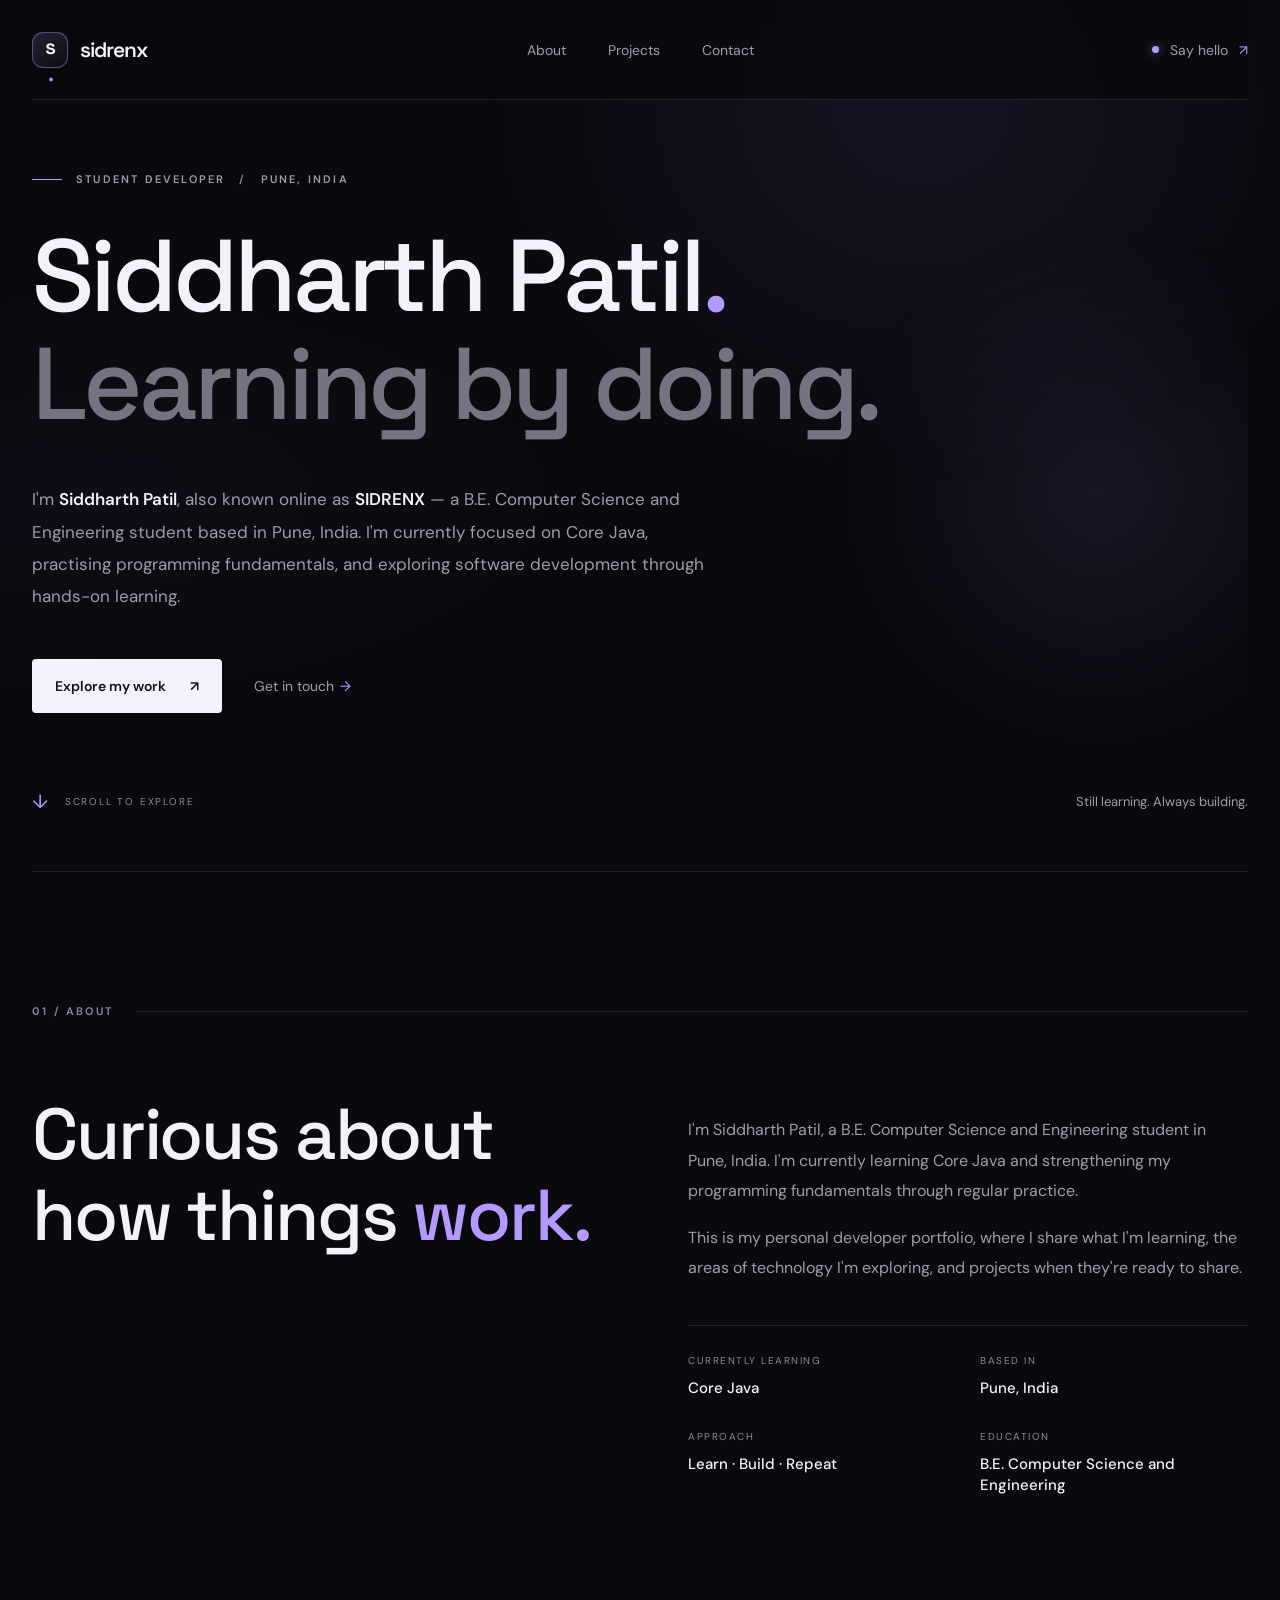
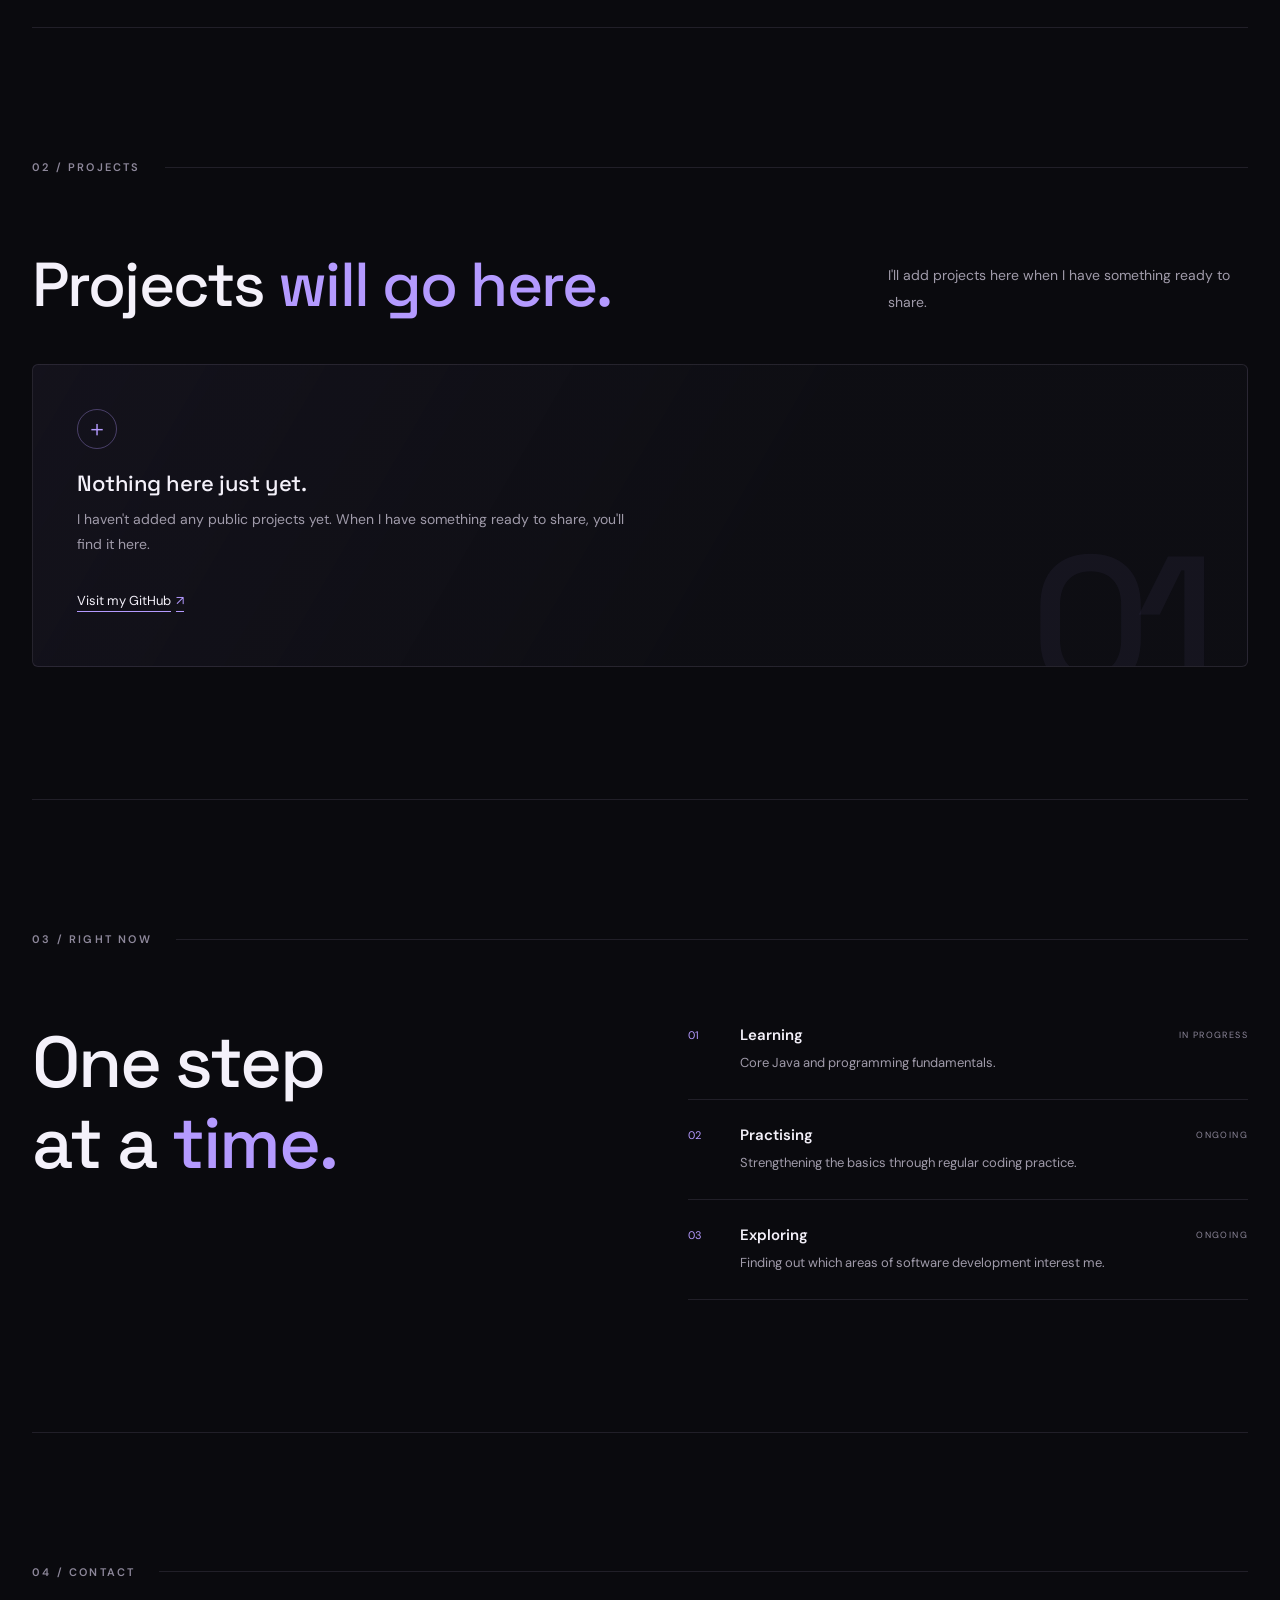
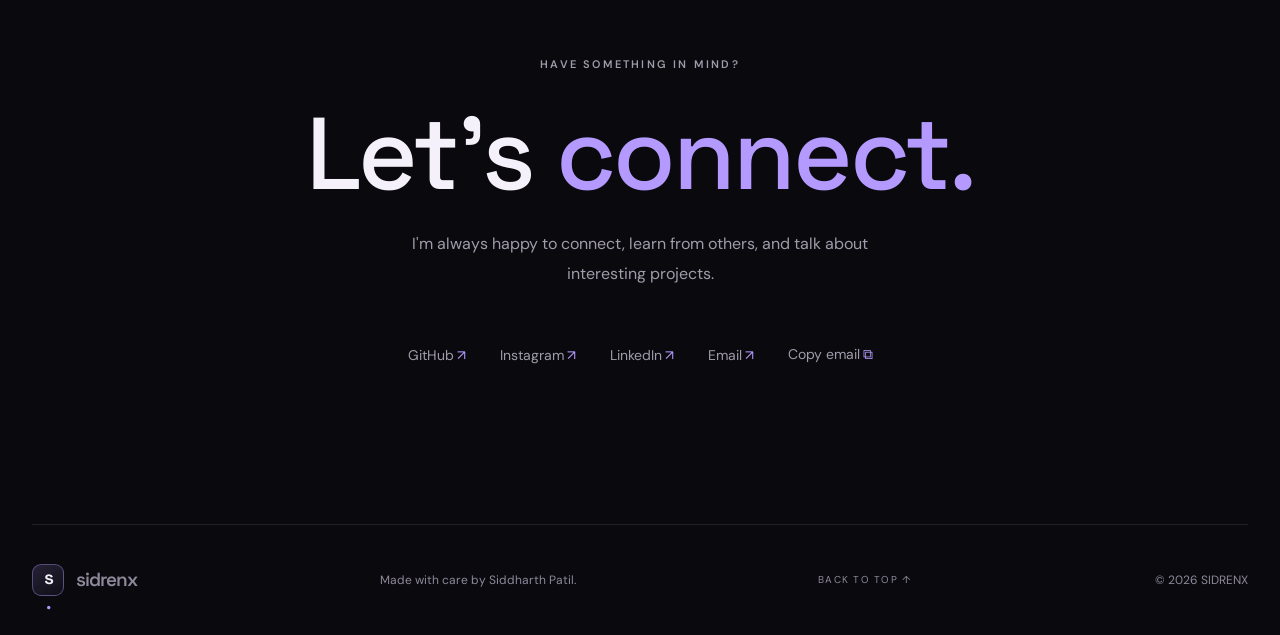
<file: index.html>
<!DOCTYPE html>
<html lang="en">
<head>
  <meta charset="UTF-8">
  <meta name="viewport" content="width=device-width, initial-scale=1.0">
  <meta name="theme-color" content="#0a0a0e">

  <!-- SEO & link preview metadata -->
  <title>Siddharth Patil | SIDRENX — Student Developer in Pune</title>
  <meta name="description" content="Official portfolio of Siddharth Patil, also known as SIDRENX. B.E. Computer Science and Engineering student in Pune, India, learning Core Java and software development.">
  <meta name="author" content="Siddharth Patil">
  <meta name="robots" content="index, follow, max-image-preview:large">
  <link rel="canonical" href="https://sidrenx.github.io/">
  <meta property="og:type" content="profile">
  <meta property="og:site_name" content="SIDRENX">
  <meta property="og:locale" content="en_IN">
  <meta property="og:url" content="https://sidrenx.github.io/">
  <meta property="og:title" content="Siddharth Patil | SIDRENX — Student Developer in Pune">
  <meta property="og:description" content="Official portfolio of Siddharth Patil, also known as SIDRENX. B.E. Computer Science and Engineering student in Pune, India, learning Core Java and software development.">
  <meta name="twitter:card" content="summary">
  <meta name="twitter:title" content="Siddharth Patil | SIDRENX — Student Developer in Pune">
  <meta name="twitter:description" content="Official portfolio of Siddharth Patil, also known as SIDRENX. B.E. Computer Science and Engineering student in Pune, India, learning Core Java and software development.">

  <!-- Fonts & assets -->
  <link rel="preconnect" href="https://fonts.googleapis.com">
  <link rel="preconnect" href="https://fonts.gstatic.com" crossorigin>
  <link href="https://fonts.googleapis.com/css2?family=DM+Sans:wght@400;500;600;700&family=Space+Grotesk:wght@400;500;600;700&display=swap" rel="stylesheet">

  <!-- Structured data: identifies the person this portfolio is about. -->
  <script type="application/ld+json">
  {
    "@context": "https://schema.org",
    "@type": "ProfilePage",
    "name": "Siddharth Patil | SIDRENX — Student Developer in Pune",
    "url": "https://sidrenx.github.io/",
    "dateModified": "2026-11-22",
    "mainEntity": {
      "@type": "Person",
      "@id": "https://sidrenx.github.io/#siddharth-patil",
      "name": "Siddharth Patil",
      "givenName": "Siddharth",
      "familyName": "Patil",
      "alternateName": "SIDRENX",
      "description": "B.E. Computer Science and Engineering student based in Pune, India, learning Core Java and software development.",
      "url": "https://sidrenx.github.io/",
      "sameAs": [
        "https://github.com/sidrenx",
        "https://www.linkedin.com/in/siddharth-patil-tech/",
        "https://www.instagram.com/siddharth_2811_/"
      ]
    }
  }
  </script>

  <link rel="icon" type="image/svg+xml" href="favicon.svg">
  <link rel="stylesheet" href="style.css">
  <script src="script.js" defer></script>
</head>
<body>
  <!-- Keyboard skip link + UI overlays -->
  <a class="skip-link" href="#main-content">Skip to main content</a>
  <div class="reading-progress" aria-hidden="true"><span id="reading-progress-bar"></span></div>
  <div class="custom-cursor" id="custom-cursor" aria-hidden="true"></div>
  <div class="site-toast" id="site-toast" role="status" aria-live="polite"></div>

  <div class="site-shell">
    <!-- Sticky top navigation -->
    <header class="topbar">
      <a class="wordmark" href="#home" aria-label="Sidrenx home">
        <span class="wordmark-mark">s<span>.</span></span>
        <span class="wordmark-name">sidrenx</span>
      </a>
      <nav class="nav" aria-label="Main navigation">
        <a href="#about">About</a>
        <a href="#work">Projects</a>
        <a href="#contact">Contact</a>
      </nav>
      <a class="availability" href="#contact">
        <span class="availability-dot"></span> Say hello <span aria-hidden="true">↗</span>
      </a>
    </header>

    <main id="main-content">
      <!-- Hero section -->
      <section class="hero section" id="home">
        <div class="eyebrow reveal">
          <span class="eyebrow-line"></span> STUDENT DEVELOPER <span class="eyebrow-separator">/</span> PUNE, INDIA
        </div>
        <h1 class="reveal">Siddharth Patil<span class="hero-period">.</span><br><span class="muted">Learning by doing.</span></h1>
        <p class="hero-copy reveal">
          I'm <strong>Siddharth Patil</strong>, also known online as <strong>SIDRENX</strong> — a B.E. Computer Science and Engineering student based in Pune, India. I'm currently focused on Core Java, practising programming fundamentals, and exploring software development through hands-on learning.
        </p>
        <div class="hero-actions reveal">
          <a class="button button-primary" href="#work">Explore my work <span aria-hidden="true">↗</span></a>
          <a class="text-link" href="#contact">Get in touch <span aria-hidden="true">→</span></a>
        </div>
        <div class="hero-bottom reveal">
          <a class="scroll-cue" href="#about"><span class="scroll-mark" aria-hidden="true">↓</span><span>SCROLL TO EXPLORE</span></a>
          <span class="hero-note">Still learning. Always building.</span>
        </div>
      </section>

      <!-- About section: edit bio text and the 4 quick facts below -->
      <section class="section about-section" id="about">
        <div class="section-heading reveal"><span>01 / ABOUT</span><span class="heading-rule"></span></div>
        <div class="about-grid">
          <h2 class="reveal">Curious about<br>how things <span class="accent">work.</span></h2>
          <div class="about-content reveal">
            <p>I'm Siddharth Patil, a B.E. Computer Science and Engineering student in Pune, India. I'm currently learning Core Java and strengthening my programming fundamentals through regular practice.</p>
            <p>This is my personal developer portfolio, where I share what I'm learning, the areas of technology I'm exploring, and projects when they're ready to share.</p>
            <div class="facts">
              <div><span class="fact-label">CURRENTLY LEARNING</span><strong>Core Java</strong></div>
              <div><span class="fact-label">BASED IN</span><strong>Pune, India</strong></div>
              <div><span class="fact-label">APPROACH</span><strong>Learn · Build · Repeat</strong></div>
              <div><span class="fact-label">EDUCATION</span><strong>B.E. Computer Science and Engineering</strong></div>
            </div>
          </div>
        </div>
      </section>

      <!-- Projects section: replace .empty-projects with the commented .project-grid when ready -->
      <section class="section work-section" id="work">
        <div class="section-heading reveal"><span>02 / PROJECTS</span><span class="heading-rule"></span></div>
        <div class="work-intro reveal">
          <h2>Projects <span class="accent">will go here.</span></h2>
          <p>I'll add projects here when I have something ready to share.</p>
        </div>
        <div class="empty-projects reveal">
          <span class="empty-mark" aria-hidden="true">＋</span>
          <h3>Nothing here just yet.</h3>
          <p>I haven't added any public projects yet. When I have something ready to share, you'll find it here.</p>
          <a href="https://github.com/sidrenx" target="_blank" rel="noreferrer">Visit my GitHub <span aria-hidden="true">↗</span></a>
        </div>
        <!--
        <div class="project-grid reveal">
          <article class="project-card">
            <div class="project-top">
              <span class="project-index">01</span>
              <a href="https://github.com/sidrenx/your-repo" target="_blank" rel="noreferrer">GitHub <span aria-hidden="true">↗</span></a>
            </div>
            <h3>Project Name</h3>
            <p>Short 1–2 line summary of what it does and what problem it solves.</p>
            <ul class="project-tags" aria-label="Technologies used">
              <li>Java</li>
              <li>Linux</li>
            </ul>
          </article>
        </div>
        -->
      </section>

      <!-- Current focus / status list -->
      <section class="section now-section" id="now">
        <div class="section-heading reveal"><span>03 / RIGHT NOW</span><span class="heading-rule"></span></div>
        <div class="now-grid">
          <h2 class="reveal">One step<br>at a <span class="accent">time.</span></h2>
          <div class="now-content reveal">
            <div class="now-item"><span class="now-index">01</span><div><strong>Learning</strong><p>Core Java and programming fundamentals.</p></div><span class="now-status">IN PROGRESS</span></div>
            <div class="now-item"><span class="now-index">02</span><div><strong>Practising</strong><p>Strengthening the basics through regular coding practice.</p></div><span class="now-status">ONGOING</span></div>
            <div class="now-item"><span class="now-index">03</span><div><strong>Exploring</strong><p>Finding out which areas of software development interest me.</p></div><span class="now-status">ONGOING</span></div>
          </div>
        </div>
      </section>

      <!-- Contact links & copy-email button -->
      <section class="section contact-section" id="contact">
        <div class="section-heading reveal"><span>04 / CONTACT</span><span class="heading-rule"></span></div>
        <div class="contact-content reveal">
          <p class="eyebrow">HAVE SOMETHING IN MIND?</p>
          <h2>Let's <span class="accent">connect.</span></h2>
          <p class="contact-copy">I'm always happy to connect, learn from others, and talk about interesting projects.</p>
          <div class="social-links">
            <a href="https://github.com/sidrenx" target="_blank" rel="noreferrer">GitHub <span aria-hidden="true">↗</span></a>
            <a href="https://www.instagram.com/siddharth_2811_/" target="_blank" rel="noreferrer">Instagram <span aria-hidden="true">↗</span></a>
            <a href="https://www.linkedin.com/in/siddharth-patil-tech/" target="_blank" rel="noreferrer">LinkedIn <span aria-hidden="true">↗</span></a>
            <a href="mailto:spatil28c@gmail.com">Email <span aria-hidden="true">↗</span></a>
            <button class="copy-email" type="button" data-copy-email="spatil28c@gmail.com">Copy email <span aria-hidden="true">⧉</span></button>
          </div>
        </div>
      </section>
    </main>

    <!-- Footer -->
    <footer class="footer">
      <a class="wordmark" href="#home" aria-label="Sidrenx home">
        <span class="wordmark-mark">s<span>.</span></span>
        <span class="wordmark-name">sidrenx</span>
      </a>
      <span>Made with care by Siddharth Patil.</span>
      <a href="#home" class="back-top">BACK TO TOP ↑</a>
      <span class="copyright">© <span id="year">2026</span> SIDRENX</span>
    </footer>
  </div>
</body>
</html>
</file>
<file: style.css>
/* ==========================================================================
   1. Theme Tokens (edit colors, fonts, or max width here)
   ========================================================================== */
:root {
  color-scheme: dark;
  --bg: #0a0a0e;
  --surface: #101016;
  --surface-raised: #14131b;
  --text: #f4f1fa;
  --muted: #a09baa;
  --soft: #8e889b;
  --line: rgba(221, 211, 255, 0.11);
  --line-strong: rgba(221, 211, 255, 0.18);
  --accent: #b49aff;
  --accent-strong: #9b7cf3;
  --font-body: "DM Sans", ui-sans-serif, system-ui, sans-serif;
  --font-display: "Space Grotesk", var(--font-body);
  --content-width: 1040px;
}

/* ==========================================================================
   2. Base & Reset
   ========================================================================== */
* {
  box-sizing: border-box;
}

html {
  scroll-behavior: smooth;
  scroll-padding-top: 100px;
}

body {
  margin: 0;
  background: var(--bg);
  color: var(--text);
  font-family: var(--font-body);
  overflow-x: clip;
  -webkit-font-smoothing: antialiased;
  text-rendering: optimizeLegibility;
}

/* Subtle background glow */
body::before {
  content: "";
  position: fixed;
  inset: 0;
  pointer-events: none;
  z-index: -1;
  background:
    radial-gradient(ellipse at 72% 12%, rgba(126, 91, 208, 0.11), transparent 34%),
    radial-gradient(ellipse at 5% 55%, rgba(96, 73, 150, 0.06), transparent 32%);
}

a {
  color: inherit;
  text-decoration: none;
}

a:focus-visible,
button:focus-visible {
  outline: 2px solid var(--accent);
  outline-offset: 5px;
  border-radius: 3px;
}

h1, h2, h3 {
  font-family: var(--font-display);
}

.site-shell {
  width: min(calc(100% - 64px), var(--content-width));
  margin: 0 auto;
}

.section {
  padding: 108px 0;
  border-bottom: 1px solid var(--line);
}

/* Skip link for keyboard navigation */
.skip-link {
  position: fixed;
  top: -100px;
  left: 16px;
  z-index: 200;
  padding: 10px 16px;
  border-radius: 4px;
  background: var(--text);
  color: #15111e;
  font-size: 13px;
  font-weight: 600;
  transition: top 0.15s ease;
}

.skip-link:focus {
  top: 16px;
}

/* Top reading progress bar */
.reading-progress {
  position: fixed;
  inset: 0 0 auto;
  height: 2px;
  z-index: 20;
  background: transparent;
}

.reading-progress span {
  display: block;
  width: 0;
  height: 100%;
  background: linear-gradient(90deg, #8062d9, #c3aaff);
  box-shadow: 0 0 12px rgba(180, 154, 255, 0.45);
}

/* ==========================================================================
   3. Header & Navigation
   ========================================================================== */
.topbar {
  height: 82px;
  display: flex;
  align-items: center;
  justify-content: space-between;
  gap: 16px;
  border-bottom: 1px solid var(--line);
  position: sticky;
  top: 0;
  z-index: 15;
  background: rgba(10, 10, 14, 0.85);
  backdrop-filter: blur(12px);
  -webkit-backdrop-filter: blur(12px);
}

.wordmark {
  display: inline-flex;
  align-items: center;
  min-height: 44px;
  gap: 10px;
}

.wordmark-mark {
  width: 29px;
  height: 29px;
  display: grid;
  place-items: center;
  border: 1px solid rgba(180, 154, 255, 0.42);
  border-radius: 9px;
  background: linear-gradient(145deg, rgba(180, 154, 255, 0.17), rgba(180, 154, 255, 0.03));
  font: 600 17px var(--font-display);
  color: var(--text);
  letter-spacing: -1px;
}

.wordmark-mark span {
  color: var(--accent);
}

.wordmark-name {
  font: 600 17px var(--font-display);
  letter-spacing: -1px;
}

.nav {
  display: flex;
  gap: 34px;
  position: absolute;
  left: 50%;
  transform: translateX(-50%);
}

.nav a,
.availability {
  font-size: 13px;
  color: var(--muted);
  transition: color 0.2s ease;
}

.nav a {
  position: relative;
  display: inline-flex;
  align-items: center;
  min-height: 40px;
  padding: 8px 0;
}

.nav a::after {
  content: "";
  position: absolute;
  left: 0;
  right: 100%;
  bottom: 1px;
  height: 1px;
  background: var(--accent);
  transition: right 0.22s ease;
}

.nav a:hover,
.nav a.active,
.availability:hover {
  color: var(--text);
}

.nav a:hover::after,
.nav a.active::after {
  right: 0;
}

.availability {
  display: inline-flex;
  align-items: center;
  min-height: 44px;
  gap: 9px;
}

.availability > span:last-child {
  color: var(--accent);
}

.availability-dot {
  width: 6px;
  height: 6px;
  border-radius: 50%;
  background: var(--accent);
  box-shadow: 0 0 10px rgba(180, 154, 255, 0.55);
}

/* ==========================================================================
   4. Hero Section
   ========================================================================== */
.hero {
  min-height: min(650px, calc(100svh - 82px));
  display: flex;
  flex-direction: column;
  justify-content: center;
  padding-top: clamp(48px, 8vh, 100px);
  padding-bottom: clamp(28px, 5vh, 45px);
  position: relative;
  isolation: isolate;
  overflow: hidden;
  overflow: clip;
}

.hero::after {
  content: "";
  position: absolute;
  width: 430px;
  height: 430px;
  border-radius: 50%;
  right: -95px;
  top: 95px;
  z-index: -1;
  pointer-events: none;
  background: radial-gradient(circle, rgba(141, 106, 222, 0.12), rgba(141, 106, 222, 0.04) 42%, transparent 70%);
  filter: blur(5px);
}

.eyebrow {
  display: flex;
  align-items: center;
  gap: 11px;
  color: var(--muted);
  font-size: 11px;
  letter-spacing: 2px;
  font-weight: 600;
}

.eyebrow-line {
  width: 24px;
  height: 1px;
  background: var(--accent);
}

.eyebrow-separator {
  color: var(--soft);
}

h1 {
  font-size: clamp(48px, 7vw, 82px);
  line-height: 1.06;
  letter-spacing: -0.04em;
  font-weight: 500;
  margin: 28px 0 22px;
  max-width: 850px;
}

.hero-period,
.accent {
  color: var(--accent);
}

.muted {
  color: #777281;
}

.hero-copy {
  max-width: 555px;
  color: var(--muted);
  line-height: 1.9;
  font-size: 14px;
}

.hero-copy strong {
  color: var(--text);
  font-weight: 600;
}

.hero-actions {
  display: flex;
  align-items: center;
  flex-wrap: wrap;
  gap: 14px 24px;
  margin-top: 24px;
}

.button {
  display: inline-flex;
  align-items: center;
  min-height: 44px;
  gap: 20px;
  padding: 13px 18px;
  border: 1px solid rgba(244, 241, 250, 0.85);
  border-radius: 4px;
  font-size: 13px;
  font-weight: 600;
  transition: transform 0.2s, background 0.2s, border-color 0.2s;
}

.button:hover {
  transform: translateY(-2px);
}

.button-primary {
  color: #15111e;
  background: var(--text);
}

.button-primary:hover {
  background: #d9ccfa;
  border-color: #d9ccfa;
}

.text-link {
  display: inline-flex;
  align-items: center;
  min-height: 44px;
  color: var(--muted);
  font-size: 13px;
  transition: color 0.2s;
}

.text-link:hover {
  color: var(--text);
}

.text-link span {
  color: var(--accent);
  padding-left: 6px;
}

.hero-bottom {
  display: flex;
  align-items: center;
  justify-content: space-between;
  margin-top: auto;
  padding-top: clamp(36px, 7vh, 84px);
}

.scroll-cue {
  display: inline-flex;
  align-items: center;
  min-height: 40px;
  gap: 12px;
  color: var(--soft);
  font-size: 10px;
  letter-spacing: 1.5px;
}

.scroll-mark {
  color: var(--accent);
  font-size: 15px;
  transition: transform 0.2s;
}

.scroll-cue:hover .scroll-mark {
  transform: translateY(4px);
}

.hero-note {
  font-size: 12px;
  color: var(--muted);
}

/* ==========================================================================
   5. Shared Section Headers, About & Now Grids
   ========================================================================== */
.section-heading {
  display: flex;
  align-items: center;
  gap: 20px;
  color: var(--soft);
  font-size: 11px;
  letter-spacing: 1.8px;
  font-weight: 600;
}

.heading-rule {
  height: 1px;
  flex: 1;
  background: var(--line);
}

.about-grid,
.now-grid {
  display: grid;
  grid-template-columns: 1fr 1fr;
  gap: clamp(32px, 5.5vw, 78px);
  margin-top: 62px;
}

h2 {
  font-size: clamp(38px, 5vw, 57px);
  line-height: 1.12;
  letter-spacing: -0.03em;
  font-weight: 500;
  margin: 0;
}

.about-content {
  padding-top: 5px;
}

.about-content p,
.work-intro p,
.contact-copy {
  color: var(--muted);
  font-size: 14px;
  line-height: 1.85;
}

.facts {
  display: grid;
  grid-template-columns: 1fr 1fr;
  gap: 24px 20px;
  border-top: 1px solid var(--line);
  margin-top: 34px;
  padding-top: 24px;
}

.fact-label {
  display: block;
  color: var(--soft);
  font-size: 10px;
  letter-spacing: 1.25px;
  margin-bottom: 8px;
}

.facts strong {
  font-size: 14px;
  font-weight: 500;
}

/* ==========================================================================
   6. Projects Section (Empty State + Ready-to-Use Cards)
   ========================================================================== */
.work-intro {
  display: flex;
  align-items: end;
  justify-content: space-between;
  gap: 35px;
  margin: 60px 0 35px;
}

.work-intro h2 {
  font-size: clamp(35px, 4.5vw, 49px);
}

.work-intro p {
  max-width: 290px;
  margin-bottom: 4px;
  font-size: 13px;
}

.empty-projects {
  position: relative;
  overflow: hidden;
  border: 1px solid var(--line);
  background: linear-gradient(120deg, rgba(180, 154, 255, 0.06), rgba(16, 16, 22, 0.72) 58%);
  border-radius: 5px;
  min-height: 220px;
  padding: 35px;
  display: flex;
  flex-direction: column;
  align-items: flex-start;
  justify-content: center;
}

.empty-projects::after {
  content: "01";
  position: absolute;
  right: 35px;
  bottom: -34px;
  font: 500 150px/0.9 var(--font-display);
  letter-spacing: -12px;
  color: rgba(180, 154, 255, 0.05);
  pointer-events: none;
}

.empty-mark {
  width: 32px;
  height: 32px;
  display: grid;
  place-items: center;
  border: 1px solid rgba(180, 154, 255, 0.34);
  border-radius: 50%;
  color: var(--accent);
  font-size: 18px;
  margin-bottom: 16px;
}

.empty-projects h3 {
  font-size: 18px;
  font-weight: 500;
  margin: 0 0 8px;
  letter-spacing: -0.02em;
}

.empty-projects p {
  max-width: 440px;
  color: var(--muted);
  font-size: 13px;
  line-height: 1.85;
  margin: 0 0 16px;
}

.empty-projects a {
  display: inline-flex;
  align-items: center;
  min-height: 44px;
  color: var(--text);
  font-size: 12px;
  text-decoration: underline;
  text-decoration-color: var(--accent);
  text-underline-offset: 6px;
  position: relative;
  z-index: 1;
}

.empty-projects a span {
  color: var(--accent);
  margin-left: 5px;
}

/* Project card grid (uncomment in index.html when adding projects) */
.project-grid {
  display: grid;
  grid-template-columns: repeat(2, minmax(0, 1fr));
  gap: 24px;
}

.project-card {
  border: 1px solid var(--line);
  border-radius: 6px;
  padding: 28px;
  background: linear-gradient(135deg, rgba(180, 154, 255, 0.05), rgba(16, 16, 22, 0.75) 60%);
  display: flex;
  flex-direction: column;
  gap: 12px;
  transition: border-color 0.2s ease, transform 0.2s ease;
}

.project-card:hover {
  border-color: var(--line-strong);
  transform: translateY(-2px);
}

.project-top {
  display: flex;
  align-items: center;
  justify-content: space-between;
  font-size: 12px;
}

.project-index {
  color: var(--accent);
  font-weight: 600;
}

.project-top a {
  display: inline-flex;
  align-items: center;
  min-height: 44px;
  color: var(--muted);
  transition: color 0.2s ease;
}

.project-top a:hover {
  color: var(--text);
}

.project-top a span {
  color: var(--accent);
  margin-left: 4px;
}

.project-card h3 {
  margin: 0;
  font-size: 20px;
  font-weight: 500;
  letter-spacing: -0.02em;
}

.project-card p {
  margin: 0;
  color: var(--muted);
  font-size: 14px;
  line-height: 1.75;
}

.project-tags {
  list-style: none;
  display: flex;
  flex-wrap: wrap;
  gap: 8px;
  margin: auto 0 0;
  padding: 8px 0 0;
}

.project-tags li {
  font-size: 11px;
  color: var(--muted);
  padding: 4px 10px;
  border: 1px solid var(--line);
  border-radius: 999px;
  background: rgba(255, 255, 255, 0.02);
}

/* ==========================================================================
   7. Right Now, Contact & Footer
   ========================================================================== */
.now-content {
  padding-top: 2px;
}

.now-item {
  display: grid;
  grid-template-columns: 28px 1fr auto;
  gap: 14px;
  padding: 20px 0;
  border-bottom: 1px solid var(--line);
  align-items: start;
}

.now-item:first-child {
  padding-top: 0;
}

.now-index {
  color: var(--accent);
  font-size: 11px;
  padding-top: 3px;
}

.now-item strong {
  font-size: 14px;
  font-weight: 600;
}

.now-item p {
  color: var(--muted);
  font-size: 13px;
  line-height: 1.75;
  margin: 6px 0 0;
}

.now-status {
  color: var(--soft);
  font-size: 10px;
  letter-spacing: 1.1px;
  padding-top: 4px;
}

.contact-section {
  padding-bottom: 118px;
}

.contact-content {
  max-width: 650px;
  margin: 64px auto 0;
  text-align: center;
}

.contact-content .eyebrow {
  justify-content: center;
}

.contact-content h2 {
  font-size: clamp(54px, 8vw, 82px);
  margin: 20px 0 14px;
}

.contact-copy {
  max-width: 390px;
  margin: 0 auto;
}

.social-links {
  display: flex;
  justify-content: center;
  gap: 28px;
  flex-wrap: wrap;
  margin-top: 32px;
}

.social-links a,
.copy-email {
  display: inline-flex;
  align-items: center;
  min-height: 40px;
  font-size: 13px;
  color: var(--muted);
  transition: color 0.2s ease, border-color 0.2s ease;
}

.social-links a:hover,
.copy-email:hover {
  color: var(--text);
}

.social-links span,
.copy-email span {
  color: var(--accent);
  margin-left: 3px;
}

.copy-email {
  appearance: none;
  border: 0;
  border-bottom: 1px solid transparent;
  padding: 0;
  background: transparent;
  font-family: inherit;
  cursor: pointer;
}

.copy-email:hover {
  border-color: var(--accent);
}

.footer {
  min-height: 88px;
  display: flex;
  align-items: center;
  justify-content: space-between;
  gap: 20px;
  color: var(--soft);
  font-size: 11px;
}

.footer .wordmark-mark {
  width: 25px;
  height: 25px;
  border-radius: 7px;
  font-size: 15px;
}

.footer .wordmark-name {
  font-size: 15px;
}

.back-top {
  display: inline-flex;
  align-items: center;
  min-height: 40px;
  letter-spacing: 1px;
  font-size: 10px;
  transition: color 0.2s;
}

.back-top:hover {
  color: var(--text);
}

/* ==========================================================================
   8. Interactions (Scroll Reveal, Toast & Custom Cursor)
   ========================================================================== */
.reveal {
  transition: opacity 0.65s ease, transform 0.65s cubic-bezier(0.2, 0.7, 0.2, 1);
}

html.reveal-ready .reveal {
  opacity: 0;
  transform: translateY(13px);
}

html.reveal-ready .reveal.is-visible {
  opacity: 1;
  transform: translateY(0);
}

.site-toast {
  position: fixed;
  left: 50%;
  bottom: calc(20px + env(safe-area-inset-bottom, 0px));
  z-index: 120;
  padding: 11px 16px;
  border: 1px solid var(--line-strong);
  border-radius: 5px;
  background: rgba(20, 19, 27, 0.96);
  color: var(--text);
  font-size: 12px;
  box-shadow: 0 12px 35px rgba(0, 0, 0, 0.28);
  opacity: 0;
  transform: translate(-50%, 10px);
  pointer-events: none;
  max-width: calc(100vw - 32px);
  width: max-content;
  text-align: center;
  transition: opacity 0.2s ease, transform 0.2s ease;
}

.site-toast.is-visible {
  opacity: 1;
  transform: translate(-50%, 0);
}

.custom-cursor {
  position: fixed;
  top: 0;
  left: 0;
  width: 28px;
  height: 28px;
  border: 1px solid rgba(180, 154, 255, 0.78);
  border-radius: 50%;
  pointer-events: none;
  z-index: 1000;
  opacity: 0;
  transform: translate3d(-100px, -100px, 0) translate(-50%, -50%);
  transition: width 0.18s ease, height 0.18s ease, background 0.18s ease, border-color 0.18s ease, opacity 0.18s ease;
  will-change: transform;
}

.custom-cursor::after {
  content: "";
  position: absolute;
  inset: 50% auto auto 50%;
  width: 4px;
  height: 4px;
  border-radius: 50%;
  background: var(--accent);
  transform: translate(-50%, -50%);
}

.custom-cursor.is-visible {
  opacity: 1;
}

.custom-cursor.is-hovering {
  width: 44px;
  height: 44px;
  background: rgba(180, 154, 255, 0.08);
  border-color: var(--accent);
}

@media (hover: hover) and (pointer: fine) and (prefers-reduced-motion: no-preference) {
  body.has-custom-cursor,
  body.has-custom-cursor a,
  body.has-custom-cursor button {
    cursor: none;
  }
}

@media (hover: none), (pointer: coarse), (prefers-reduced-motion: reduce) {
  .custom-cursor {
    display: none !important;
  }
}

@media (prefers-reduced-motion: reduce) {
  *, *::before, *::after {
    scroll-behavior: auto !important;
    transition-duration: 0.01ms !important;
    animation-duration: 0.01ms !important;
  }
  html.reveal-ready .reveal,
  .reveal {
    opacity: 1;
    transform: none;
  }
}

/* ==========================================================================
   9. Responsive Breakpoints
   ========================================================================== */

/* Large desktop (1100px+): comfortable scale at 100% browser zoom */
@media (min-width: 1100px) {
  html { scroll-padding-top: 116px; }
  .site-shell { width: min(calc(100% - 64px), 1300px); }

  .topbar { height: 100px; }
  .wordmark { gap: 12px; }
  .wordmark-mark { width: 36px; height: 36px; border-radius: 11px; font-size: 21px; }
  .wordmark-name { font-size: 21px; }
  .nav { gap: 42px; }
  .nav a, .availability { font-size: 14px; }
  .nav a { min-height: 50px; }
  .availability { min-height: 54px; gap: 11px; }
  .availability-dot { width: 7px; height: 7px; }

  .section { padding: 132px 0; }
  .hero {
    min-height: min(760px, calc(100svh - 100px));
    padding-top: clamp(56px, 8vh, 110px);
    padding-bottom: clamp(32px, 5vh, 52px);
  }
  .hero::after { width: 540px; height: 540px; right: -120px; top: 120px; }
  .eyebrow { gap: 14px; font-size: 11px; letter-spacing: 2.2px; }
  .eyebrow-line { width: 30px; }
  h1 { font-size: clamp(60px, 8.5vw, 102px); margin: 36px 0 28px; max-width: 1060px; }
  .hero-copy { max-width: 690px; font-size: 17px; }
  .hero-actions { gap: 32px; margin-top: 30px; }
  .button { min-height: 54px; gap: 24px; padding: 16px 22px; font-size: 14px; }
  .text-link { min-height: 54px; font-size: 14px; }
  .hero-bottom { padding-top: clamp(40px, 7vh, 96px); }
  .scroll-cue { min-height: 50px; gap: 15px; font-size: 10px; letter-spacing: 1.8px; }
  .scroll-mark { font-size: 19px; }
  .hero-note { font-size: 13px; }

  .section-heading { gap: 24px; font-size: 11px; letter-spacing: 2.2px; }
  .about-grid, .now-grid { gap: 96px; margin-top: 76px; }
  h2 { font-size: clamp(48px, 6vw, 72px); }
  .about-content p, .work-intro p, .contact-copy { font-size: 16px; line-height: 1.9; }
  .facts { gap: 32px 24px; margin-top: 42px; padding-top: 28px; }
  .fact-label { font-size: 10px; letter-spacing: 1.5px; margin-bottom: 10px; }
  .facts strong { font-size: 15px; }

  .work-intro { gap: 44px; margin: 74px 0 44px; }
  .work-intro h2 { font-size: clamp(44px, 5.5vw, 62px); }
  .work-intro p { max-width: 360px; font-size: 14px; }
  .empty-projects { min-height: 270px; padding: 44px; border-radius: 6px; }
  .empty-projects::after { right: 44px; bottom: -42px; font-size: 188px; letter-spacing: -15px; }
  .empty-mark { width: 40px; height: 40px; font-size: 22px; margin-bottom: 20px; }
  .empty-projects h3 { font-size: 22px; margin-bottom: 10px; }
  .empty-projects p { max-width: 550px; font-size: 14px; margin-bottom: 20px; }
  .empty-projects a { font-size: 13px; }

  .now-item { grid-template-columns: 34px 1fr auto; gap: 18px; padding: 24px 0; }
  .now-index { font-size: 11px; padding-top: 4px; }
  .now-item strong { font-size: 15px; }
  .now-item p { font-size: 13px; margin-top: 7px; }
  .now-status { font-size: 9px; letter-spacing: 1.4px; padding-top: 5px; }

  .contact-section { padding-bottom: 144px; }
  .contact-content { max-width: 810px; margin-top: 78px; }
  .contact-content h2 { font-size: clamp(68px, 10vw, 102px); margin: 26px 0 18px; }
  .contact-copy { max-width: 490px; }
  .social-links { gap: 34px; margin-top: 40px; }
  .social-links a, .copy-email { min-height: 50px; font-size: 14px; }

  .footer { min-height: 110px; gap: 24px; font-size: 12px; }
  .footer .wordmark { gap: 12px; }
  .footer .wordmark-mark { width: 32px; height: 32px; border-radius: 9px; font-size: 19px; }
  .footer .wordmark-name { font-size: 19px; }
  .back-top { min-height: 50px; font-size: 10px; letter-spacing: 1.25px; }
}

/* Tablet portrait */
@media (max-width: 900px) and (min-width: 701px) {
  .site-shell { width: min(calc(100% - 48px), 840px); }
  .work-intro { flex-direction: column; align-items: flex-start; gap: 14px; }
}

/* Mobile */
@media (max-width: 700px) {
  html { scroll-padding-top: 78px; }
  .site-shell { width: min(calc(100% - 38px), 560px); }
  .topbar { height: 72px; }
  .nav { position: static; transform: none; gap: 18px; }
  .nav a { min-height: 44px; font-size: 12px; }
  .availability { display: none; }
  .section { padding: 78px 0; }
  .hero { min-height: min(580px, calc(100svh - 72px)); padding-top: clamp(40px, 7vh, 72px); }
  .hero::after { width: 280px; height: 280px; right: -100px; top: 130px; }
  h1 { font-size: clamp(42px, 11.5vw, 64px); }
  .hero-copy { font-size: 14px; }
  .hero-bottom { padding-top: clamp(32px, 6vh, 64px); }
  .hero-note { font-size: 11px; }
  .about-grid, .now-grid { grid-template-columns: 1fr; gap: 28px; margin-top: 42px; }
  .work-intro { display: block; margin-top: 44px; }
  .work-intro p { margin-top: 12px; }
  .empty-projects { min-height: 205px; padding: 25px; }
  .empty-projects::after { right: 15px; font-size: 115px; }
  .project-grid { grid-template-columns: 1fr; }
  .now-item { grid-template-columns: 24px 1fr; }
  .now-status { grid-column: 2; padding-top: 0; }
  .footer { flex-wrap: wrap; row-gap: 12px; padding: 24px 0; }
  .footer > span:first-of-type { display: none; }
}

/* Narrow phones */
@media (max-width: 420px) {
  .site-shell { width: calc(100% - 32px); }
  .nav { gap: 12px; }
  .nav a { font-size: 11px; }
  .wordmark-name { font-size: 15px; }
  .wordmark-mark { width: 26px; height: 26px; }
  .facts { grid-template-columns: 1fr; gap: 20px; }
  .hero-bottom { flex-direction: column; align-items: flex-start; gap: 12px; }
  .hero-note { max-width: none; text-align: left; }
}

/* Short landscape phones */
@media (max-height: 500px) and (orientation: landscape) {
  .hero { min-height: auto; padding-top: 32px; padding-bottom: 28px; }
  .hero-bottom { padding-top: 28px; }
  .section { padding: 56px 0; }
}
</file>
